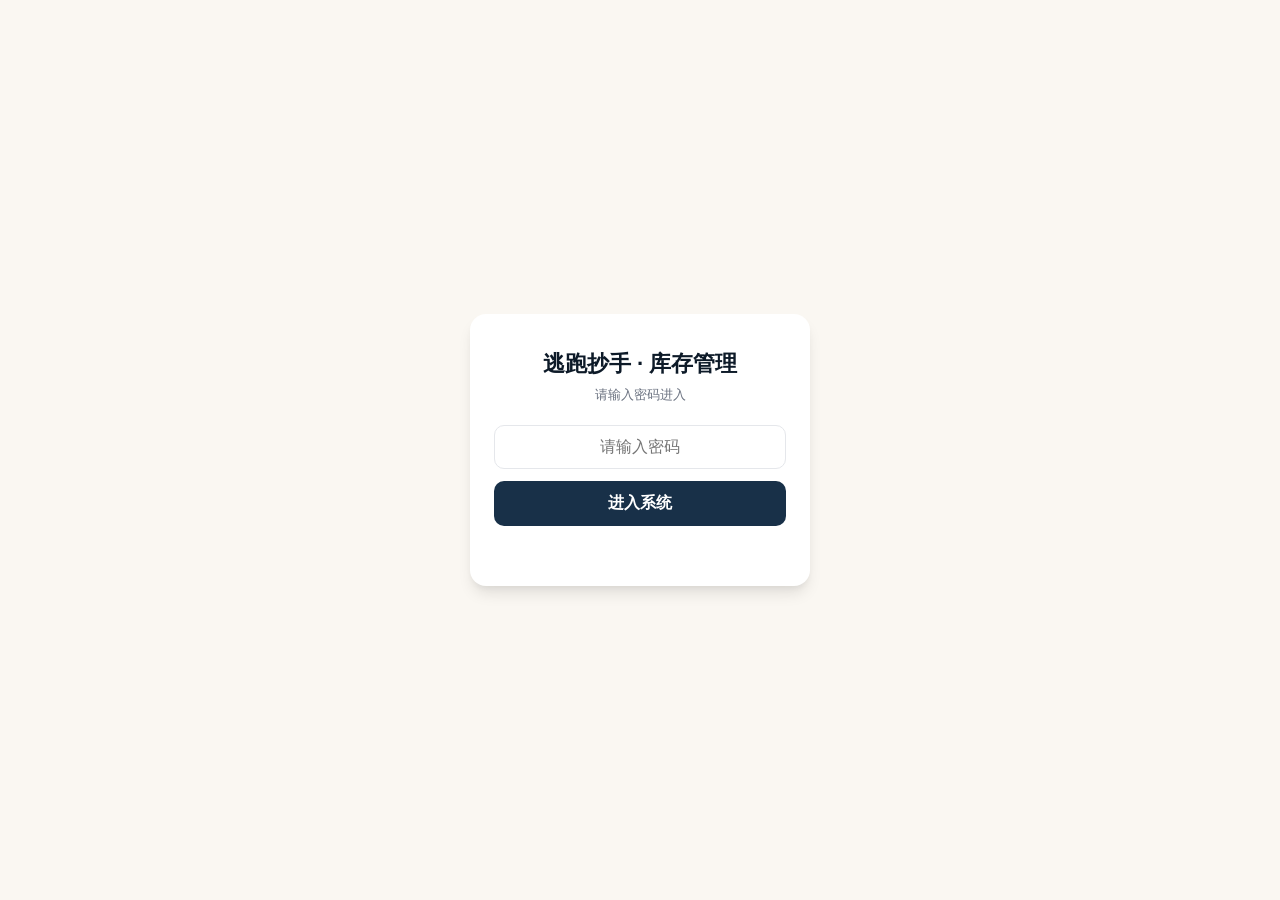
<file: index.html>
<!DOCTYPE html>
<html lang="zh-CN">
<head>
  <meta charset="UTF-8">
  <meta name="viewport" content="width=device-width, initial-scale=1.0">
  <title>逃跑抄手 · 库存管理</title>
  <link rel="stylesheet" href="style.css?v=6">
</head>
<body>
  <!-- 登录遮罩 -->
  <div class="login-overlay" id="loginOverlay">
    <div class="login-card">
      <h2>逃跑抄手 · 库存管理</h2>
      <p class="login-sub">请输入密码进入</p>
      <input type="password" id="loginPwd" placeholder="请输入密码" autocomplete="off">
      <button class="login-btn" id="loginBtn">进入系统</button>
      <div class="login-error" id="loginError"></div>
    </div>
  </div>

  <div class="container">
    <header class="header">
      <img src="logo.png" alt="逃跑抄手" class="store-logo">
      <h1>逃跑抄手 · 库存管理</h1>
    </header>

    <div class="stats-row">
      <div class="stat-card stat-total"><div class="stat-num" id="statTotal">0</div><div class="stat-label">食材种类</div></div>
      <div class="stat-card stat-normal"><div class="stat-num" id="statNormal">0</div><div class="stat-label">库存正常</div></div>
      <div class="stat-card stat-low"><div class="stat-num" id="statLow">0</div><div class="stat-label">库存偏低</div></div>
      <div class="stat-card stat-empty"><div class="stat-num" id="statEmpty">0</div><div class="stat-label">已缺货</div></div>
    </div>

    <div class="filter-bar">
      <input type="text" class="search-input" id="searchInput" placeholder="搜索食材名称...">
      <select class="category-select" id="categorySelect"><option value="">全部分类</option></select>
    </div>

    <div class="inventory-list" id="inventoryList"><div class="empty-state">加载中...</div></div>

    <div class="logs-section" id="logsSection">
      <div class="logs-header" id="logsToggle">
        <h3>最近操作记录</h3>
        <span class="logs-toggle">&#9660;</span>
      </div>
      <div class="logs-list" id="logsList"><div class="log-empty">暂无操作记录</div></div>
    </div>
  </div>

  <button class="fab" id="fabAdd" title="新增食材">+</button>

  <!-- 弹窗（与本地版相同） -->
  <div class="modal-overlay" id="modalOverlay">
    <div class="modal">
      <div class="modal-header"><h3 id="modalTitle">出入库操作</h3><button class="modal-close" id="modalClose">&times;</button></div>
      <div class="modal-body">
        <div class="mode-tabs" id="modeTabs">
          <button class="mode-tab active" data-mode="stock">出入库</button>
          <button class="mode-tab" data-mode="edit">编辑信息</button>
        </div>
        <div class="modal-item-info" id="modalItemInfo"></div>
        <div class="mode-panel" id="panelStock">
          <div class="tab-buttons">
            <button class="tab-btn active" data-tab="in">入库</button>
            <button class="tab-btn" data-tab="out">出库</button>
          </div>
          <div class="form-group"><label>数量</label><div class="quantity-input-row"><input type="number" class="quantity-input" id="quantityInput" placeholder="请输入数量" min="0.1" step="0.1"><span class="unit-label" id="unitLabel"></span></div></div>
          <div class="form-group"><label>操作人</label><input type="text" class="operator-input" id="operatorInput" placeholder="请输入姓名"></div>
          <div class="form-group"><label>备注（选填）</label><input type="text" class="note-input" id="noteInput" placeholder="如：从供应商采购"></div>
          <div class="quick-btns"><span class="quick-label">快捷数量：</span><button class="quick-btn" data-qty="1">1</button><button class="quick-btn" data-qty="5">5</button><button class="quick-btn" data-qty="10">10</button><button class="quick-btn" data-qty="20">20</button></div>
        </div>
        <div class="mode-panel" id="panelEdit" style="display:none;">
          <div class="form-group"><label>名称 <span class="required">*</span></label><input type="text" class="form-input" id="editName" placeholder="食材名称"></div>
          <div class="form-group"><label>分类 <span class="required">*</span></label><select class="form-input" id="editCategory"><option value="">请选择分类</option></select></div>
          <div class="form-group"><label>单位 <span class="required">*</span></label><input type="text" class="form-input" id="editUnit" placeholder="如：斤、瓶、袋"></div>
          <div class="form-group"><label>最低库存阈值</label><input type="number" class="form-input" id="editThreshold" placeholder="低于此值将预警" min="0" step="0.1"></div>
          <button class="btn-delete" id="btnDelete">删除此食材</button>
        </div>
        <button class="btn-submit" id="btnSubmit">确认入库</button>
        <div class="modal-error" id="modalError"></div>
      </div>
    </div>
  </div>

  <div class="modal-overlay" id="confirmOverlay">
    <div class="modal modal-confirm">
      <div class="modal-header"><h3>确认删除</h3><button class="modal-close" id="confirmClose">&times;</button></div>
      <div class="modal-body">
        <p class="confirm-text" id="confirmText"></p>
        <div class="confirm-buttons"><button class="btn-cancel" id="btnCancel">取消</button><button class="btn-danger" id="btnConfirmDelete">确认删除</button></div>
      </div>
    </div>
  </div>

  <div class="toast" id="toast"></div>

  <nav class="bottom-nav">
    <a href="./" class="nav-item active"><span class="nav-icon">📦</span><span class="nav-label">库存管理</span></a>
    <a href="shifts.html" class="nav-item"><span class="nav-icon">👥</span><span class="nav-label">班次职责</span></a>
    <a href="placement.html" class="nav-item"><span class="nav-icon">📋</span><span class="nav-label">摆放规范</span></a>
  </nav>

  <script src="supabase-client.js"></script>
    <script src="app.js?v=2"></script>
</body>
</html>
</file>
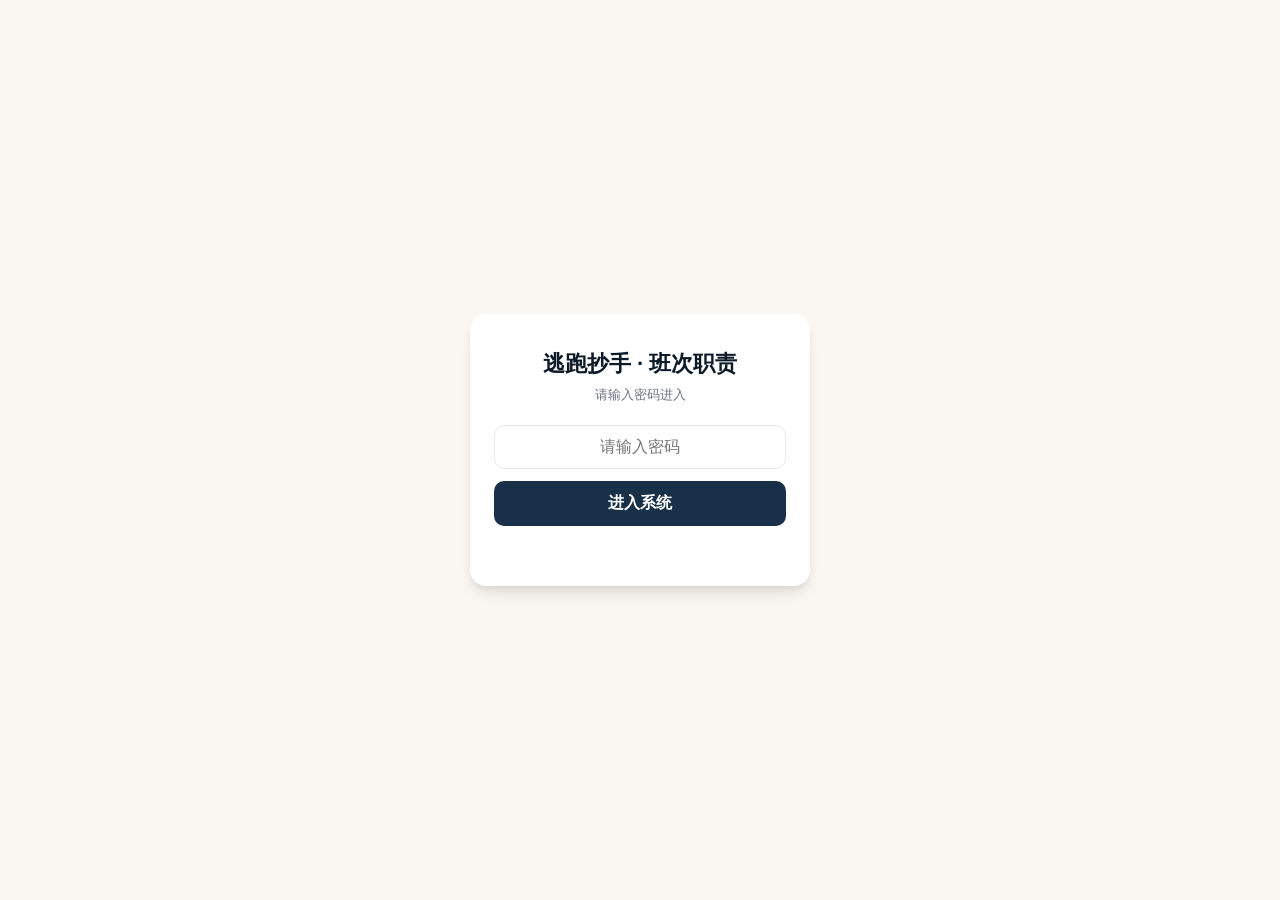
<file: shifts.html>
<!DOCTYPE html>
<html lang="zh-CN">
<head>
  <meta charset="UTF-8">
  <meta name="viewport" content="width=device-width, initial-scale=1.0">
  <title>逃跑抄手 · 班次职责</title>
  <link rel="stylesheet" href="style.css?v=6">
</head>
<body>
  <!-- 登录遮罩 -->
  <div class="login-overlay" id="loginOverlay">
    <div class="login-card">
      <h2>逃跑抄手 · 班次职责</h2>
      <p class="login-sub">请输入密码进入</p>
      <input type="password" id="loginPwd" placeholder="请输入密码" autocomplete="off">
      <button class="login-btn" id="loginBtn">进入系统</button>
      <div class="login-error" id="loginError"></div>
    </div>
  </div>

  <div class="container">
    <header class="header">
      <h1>逃跑抄手 · 班次职责</h1>
      <p class="subtitle">各时段岗位分工，员工扫码即可查看</p>
    </header>

    <div class="shifts-list" id="shiftsList"><div class="empty-state">加载中...</div></div>
  </div>

  <nav class="bottom-nav">
    <a href="./" class="nav-item"><span class="nav-icon">📦</span><span class="nav-label">库存管理</span></a>
    <a href="shifts.html" class="nav-item active"><span class="nav-icon">👥</span><span class="nav-label">班次职责</span></a>
    <a href="placement.html" class="nav-item"><span class="nav-icon">📋</span><span class="nav-label">摆放规范</span></a>
  </nav>

  <button class="fab" id="fabAdd">+</button>

  <!-- 班次弹窗 -->
  <div class="modal-overlay" id="shiftModal">
    <div class="modal">
      <div class="modal-header"><h3 id="shiftModalTitle">新增班次</h3><button class="modal-close" id="shiftModalClose">&times;</button></div>
      <div class="modal-body">
        <div class="form-group"><label>班次名称 <span class="required">*</span></label><input type="text" class="form-input" id="shiftName" placeholder="如：早班"></div>
        <div class="form-group"><label>时间范围</label><input type="text" class="form-input" id="shiftTime" placeholder="如：06:00 - 14:00"></div>
        <button class="btn-submit type-save" id="btnSaveShift">保存</button>
        <div class="modal-error" id="shiftModalError"></div>
      </div>
    </div>
  </div>

  <!-- 职责弹窗 -->
  <div class="modal-overlay" id="dutyModal">
    <div class="modal">
      <div class="modal-header"><h3 id="dutyModalTitle">新增职责</h3><button class="modal-close" id="dutyModalClose">&times;</button></div>
      <div class="modal-body">
        <div class="form-group"><label>岗位名称 <span class="required">*</span></label><input type="text" class="form-input" id="dutyRole" placeholder="如：主厨、服务员"></div>
        <div class="form-group"><label>具体职责 <span class="required">*</span></label><textarea class="form-textarea" id="dutyText" rows="8" placeholder="每行一条职责"></textarea><span class="form-hint">每行一条职责，建议用序号开头</span></div>
        <button class="btn-submit type-save" id="btnSaveDuty">保存</button>
        <button class="btn-delete" id="btnDeleteDuty" style="display:none;">删除此职责</button>
        <div class="modal-error" id="dutyModalError"></div>
      </div>
    </div>
  </div>

  <!-- 确认弹窗 -->
  <div class="modal-overlay" id="confirmOverlay">
    <div class="modal modal-confirm">
      <div class="modal-header"><h3>确认删除</h3><button class="modal-close" id="confirmClose">&times;</button></div>
      <div class="modal-body">
        <p class="confirm-text" id="confirmText"></p>
        <div class="confirm-buttons"><button class="btn-cancel" id="btnCancel">取消</button><button class="btn-danger" id="btnConfirmDelete">确认删除</button></div>
      </div>
    </div>
  </div>

  <div class="toast" id="toast"></div>

  <script src="supabase-client.js"></script>
  <script src="shifts.js"></script>
</body>
</html>
</file>
<file: style.css>
/* ========== 基础样式 ========== */
*, *::before, *::after { box-sizing: border-box; margin: 0; padding: 0; }

:root {
  --primary: #183048;
  --primary-dark: #0d1a28;
  --brand: #183048;
  --success: #10b981;
  --warning: #f59e0b;
  --danger: #ef4444;
  --bg: #faf7f2;
  --card-bg: #ffffff;
  --text: #1f2937;
  --text-secondary: #6b7280;
  --border: #e5e7eb;
  --radius: 12px;
  --shadow: 0 1px 3px rgba(0,0,0,0.08), 0 1px 2px rgba(0,0,0,0.06);
  --shadow-lg: 0 10px 15px -3px rgba(0,0,0,0.1), 0 4px 6px -2px rgba(0,0,0,0.05);
}

body {
  font-family: -apple-system, BlinkMacSystemFont, "Segoe UI", "PingFang SC", "Hiragino Sans GB", "Microsoft YaHei", sans-serif;
  background: var(--bg);
  color: var(--text);
  line-height: 1.6;
  -webkit-tap-highlight-color: transparent;
}

.container {
  max-width: 768px;
  margin: 0 auto;
  padding: 0;
}

/* ========== 头部 ========== */
.header {
  background: #183048;
  text-align: center;
  padding: 18px 16px 14px;
}
.store-logo {
  width: 72px;
  height: 72px;
  border-radius: 50%;
  object-fit: cover;
  border: 2px solid rgba(255,255,255,0.2);
  margin-bottom: 6px;
}
.header h1 {
  font-size: 18px;
  font-weight: 700;
  color: #ffffff;
}

/* 内容区域恢复 padding */
.stats-row, .filter-bar, .inventory-list, .logs-section {
  margin-left: 16px;
  margin-right: 16px;
}

/* ========== 统计卡片 ========== */
.stats-row {
  display: grid;
  grid-template-columns: repeat(4, 1fr);
  gap: 8px;
  margin: 10px 0;
}
.stat-card {
  background: var(--card-bg);
  border-radius: 8px;
  padding: 10px 6px;
  text-align: center;
  box-shadow: var(--shadow);
  cursor: pointer;
  transition: transform 0.15s, box-shadow 0.15s;
}
.stat-num {
  font-size: 22px;
  font-weight: 700;
  line-height: 1.2;
}
.stat-label {
  font-size: 11px;
  color: var(--text-secondary);
}
.stat-total .stat-num { color: #3b82f6; }
.stat-normal .stat-num { color: var(--success); }
.stat-low .stat-num { color: var(--warning); }
.stat-empty .stat-num { color: var(--danger); }

/* ========== 筛选栏 ========== */
.filter-bar {
  display: flex;
  gap: 8px;
  margin-bottom: 16px;
}
.search-input {
  flex: 1;
  padding: 10px 14px;
  border: 1px solid var(--border);
  border-radius: var(--radius);
  font-size: 15px;
  background: var(--card-bg);
  outline: none;
  transition: border-color 0.2s;
}
.search-input:focus { border-color: var(--primary); }
.category-select {
  padding: 10px 14px;
  border: 1px solid var(--border);
  border-radius: var(--radius);
  font-size: 15px;
  background: var(--card-bg);
  outline: none;
  color: var(--text);
  min-width: 100px;
}

/* ========== 库存列表 ========== */
.inventory-list {
  display: flex;
  flex-direction: column;
  gap: 4px;
}
.empty-state {
  text-align: center;
  padding: 40px;
  color: var(--text-secondary);
}

/* 库存卡片（手机端） */
.item-card {
  background: var(--card-bg);
  border-radius: 8px;
  box-shadow: var(--shadow);
  cursor: pointer;
  display: flex;
  align-items: center;
  overflow: hidden;
  height: 40px;
}
.item-card:active { background: #f9fafb; }

.item-status-bar {
  width: 3px;
  height: 100%;
  flex-shrink: 0;
}
.status-normal { background: var(--success); }
.status-low { background: var(--warning); }
.status-empty { background: var(--danger); }

.item-name {
  flex: 1;
  min-width: 0;
  font-size: 14px;
  font-weight: 600;
  padding: 0 12px;
  white-space: nowrap;
  overflow: hidden;
  text-overflow: ellipsis;
}
.item-stock {
  flex-shrink: 0;
  padding-right: 14px;
  font-size: 14px;
  font-weight: 700;
  white-space: nowrap;
}
.item-stock small {
  font-size: 11px;
  color: var(--text-secondary);
  font-weight: 400;
}

/* 桌面端表格 */
@media (min-width: 640px) {
  .inventory-list { gap: 0; }
  .item-card {
    border-radius: 0;
    box-shadow: none;
    border-bottom: 1px solid var(--border);
  }
  .item-card:first-child { border-radius: var(--radius) var(--radius) 0 0; }
  .item-card:last-child { border-radius: 0 0 var(--radius) var(--radius); border-bottom: none; }
  .item-card:hover { box-shadow: none; background: #fefce8; }
}

/* ========== 弹窗 ========== */
.modal-overlay {
  display: none;
  position: fixed;
  inset: 0;
  background: rgba(0,0,0,0.5);
  z-index: 100;
  justify-content: center;
  align-items: flex-end;
}
.modal-overlay.active { display: flex; }
.modal {
  background: #fff;
  border-radius: 20px 20px 0 0;
  width: 100%;
  max-width: 500px;
  max-height: 85vh;
  overflow-y: auto;
  animation: slideUp 0.25s ease-out;
}
@keyframes slideUp {
  from { transform: translateY(100%); }
  to { transform: translateY(0); }
}
.modal-header {
  display: flex;
  justify-content: space-between;
  align-items: center;
  padding: 16px 20px;
  border-bottom: 1px solid var(--border);
  position: sticky;
  top: 0;
  background: #fff;
  border-radius: 20px 20px 0 0;
}
.modal-header h3 { font-size: 17px; }
.modal-close {
  width: 32px; height: 32px;
  border: none; background: #f3f4f6;
  border-radius: 50%; font-size: 18px;
  cursor: pointer; display: flex;
  align-items: center; justify-content: center;
  color: var(--text-secondary);
}
.modal-body { padding: 16px; }
.modal-item-info {
  background: #f9fafb;
  border-radius: 8px;
  padding: 8px 12px;
  margin-bottom: 12px;
  font-size: 13px;
}
.modal-item-info .info-row {
  display: flex;
  justify-content: space-between;
  margin-bottom: 2px;
}
.modal-item-info .info-row:last-child { margin-bottom: 0; }
.modal-item-info .info-label { color: var(--text-secondary); }

.tab-buttons {
  display: flex;
  gap: 8px;
  margin-bottom: 12px;
}
.tab-btn {
  flex: 1;
  padding: 8px;
  border: 2px solid var(--border);
  border-radius: 8px;
  background: #fff;
  font-size: 14px;
  cursor: pointer;
  transition: all 0.2s;
}
.tab-btn.active {
  border-color: var(--primary);
  background: #e8ecf0;
  color: var(--primary-dark);
  font-weight: 600;
}

.form-group {
  margin-bottom: 10px;
}
.form-group label {
  display: block;
  font-size: 12px;
  color: var(--text-secondary);
  margin-bottom: 2px;
}
.quantity-input-row {
  display: flex;
  gap: 8px;
  align-items: center;
}
.quantity-input, .operator-input, .note-input {
  width: 100%;
  padding: 8px 12px;
  border: 1px solid var(--border);
  border-radius: 8px;
  font-size: 15px;
  outline: none;
}
.quantity-input:focus, .operator-input:focus, .note-input:focus {
  border-color: var(--primary);
}
.unit-label {
  font-size: 14px;
  color: var(--text-secondary);
  flex-shrink: 0;
}

.quick-btns {
  display: flex;
  gap: 4px;
  align-items: center;
  flex-wrap: wrap;
  margin-bottom: 10px;
}
.quick-label { font-size: 12px; color: var(--text-secondary); }
.quick-btn {
  padding: 4px 10px;
  border: 1px solid var(--border);
  border-radius: 6px;
  background: #fff;
  font-size: 13px;
  cursor: pointer;
}
.quick-btn:hover { background: #e8ecf0; border-color: var(--primary); }

.btn-submit {
  width: 100%;
  padding: 12px;
  border: none;
  border-radius: 8px;
  font-size: 16px;
  font-weight: 600;
  cursor: pointer;
  color: #fff;
}
.btn-submit:active { opacity: 0.8; }
.btn-submit.type-in { background: var(--success); }
.btn-submit.type-out { background: var(--danger); }

.modal-error {
  color: var(--danger);
  font-size: 13px;
  text-align: center;
  margin-top: 10px;
  min-height: 20px;
}

/* ========== 操作记录 ========== */
.logs-section {
  margin-top: 16px;
  padding-top: 12px;
  border-top: 1px solid var(--border);
}
.logs-header {
  display: flex;
  align-items: center;
  justify-content: space-between;
  cursor: pointer;
  user-select: none;
  padding: 4px 0;
}
.logs-section h3 {
  font-size: 15px;
}
.logs-toggle {
  font-size: 13px;
  color: var(--text-secondary);
  transition: transform 0.2s;
}
.logs-section.collapsed .logs-toggle { transform: rotate(-90deg); }
.logs-section.collapsed .logs-list { display: none; }
.logs-list {
  display: flex;
  flex-direction: column;
  gap: 6px;
}
.log-item {
  display: flex;
  align-items: center;
  gap: 10px;
  padding: 10px 12px;
  background: var(--card-bg);
  border-radius: 8px;
  box-shadow: var(--shadow);
  font-size: 13px;
}
.log-type {
  padding: 2px 8px;
  border-radius: 4px;
  font-weight: 600;
  font-size: 12px;
  flex-shrink: 0;
}
.log-type-in { background: #d1fae5; color: #065f46; }
.log-type-out { background: #fee2e2; color: #991b1b; }
.log-info { flex: 1; }
.log-name { font-weight: 600; }
.log-detail { color: var(--text-secondary); font-size: 12px; }
.log-time {
  font-size: 12px;
  color: var(--text-secondary);
  flex-shrink: 0;
}
.log-empty {
  text-align: center;
  padding: 20px;
  color: var(--text-secondary);
  font-size: 14px;
}

/* ========== Toast ========== */
.toast {
  position: fixed;
  top: 20px;
  left: 50%;
  transform: translateX(-50%);
  background: #1f2937;
  color: #fff;
  padding: 12px 24px;
  border-radius: 8px;
  font-size: 14px;
  z-index: 200;
  opacity: 0;
  transition: opacity 0.3s;
  pointer-events: none;
}
.toast.show { opacity: 1; }
.toast.success { background: var(--success); }
.toast.error { background: var(--danger); }

/* ========== 浮动按钮 FAB ========== */
.fab {
  position: fixed;
  bottom: 80px;
  right: 24px;
  width: 56px;
  height: 56px;
  border-radius: 50%;
  border: none;
  background: var(--primary);
  color: #fff;
  font-size: 30px;
  font-weight: 300;
  cursor: pointer;
  box-shadow: 0 4px 12px rgba(24, 48, 72, 0.4);
  z-index: 50;
  display: flex;
  align-items: center;
  justify-content: center;
  transition: transform 0.2s, box-shadow 0.2s;
  line-height: 1;
}
.fab:active { transform: scale(0.92); }

/* ========== 模式切换标签 ========== */
.mode-tabs {
  display: flex;
  gap: 0;
  margin-bottom: 16px;
  background: #f3f4f6;
  border-radius: 8px;
  padding: 3px;
}
.mode-tab {
  flex: 1;
  padding: 8px;
  border: none;
  border-radius: 6px;
  background: transparent;
  font-size: 13px;
  cursor: pointer;
  color: var(--text-secondary);
  transition: all 0.2s;
}
.mode-tab.active {
  background: #fff;
  color: var(--text);
  font-weight: 600;
  box-shadow: 0 1px 2px rgba(0,0,0,0.06);
}
.mode-panel { animation: fadeIn 0.2s ease-out; }
@keyframes fadeIn {
  from { opacity: 0; transform: translateY(6px); }
  to { opacity: 1; transform: translateY(0); }
}

/* ========== 编辑表单 ========== */
.form-input {
  width: 100%;
  padding: 10px 14px;
  border: 1px solid var(--border);
  border-radius: 8px;
  font-size: 16px;
  outline: none;
  transition: border-color 0.2s;
  background: #fff;
  color: var(--text);
  -webkit-appearance: none;
  appearance: none;
}
select.form-input {
  background-image: url("data:image/svg+xml,%3Csvg xmlns='http://www.w3.org/2000/svg' width='12' height='12' viewBox='0 0 12 12'%3E%3Cpath fill='%236b7280' d='M6 8L1 3h10z'/%3E%3C/svg%3E");
  background-repeat: no-repeat;
  background-position: right 12px center;
  padding-right: 32px;
}
.form-input:focus { border-color: var(--primary); }
.required { color: var(--danger); }
.category-input-row { position: relative; }

.btn-delete {
  display: block;
  width: 100%;
  padding: 12px;
  margin-top: 8px;
  border: 1px solid #fecaca;
  border-radius: 8px;
  background: #fff;
  color: var(--danger);
  font-size: 14px;
  cursor: pointer;
  transition: all 0.2s;
}
.btn-delete:hover { background: #fef2f2; }
.btn-delete:active { background: #fee2e2; }

/* 提交按钮不同状态 */
.btn-submit.type-save { background: var(--primary); }

/* ========== 确认弹窗 ========== */
.modal-confirm {
  max-width: 340px;
  border-radius: 16px;
}
.modal-confirm .modal-header { border-bottom: none; padding-bottom: 0; }
.modal-confirm .modal-header h3 { font-size: 16px; color: var(--danger); }
.confirm-text {
  font-size: 14px;
  color: var(--text-secondary);
  text-align: center;
  margin-bottom: 16px;
  line-height: 1.6;
}
.confirm-buttons {
  display: flex;
  gap: 10px;
}
.btn-cancel, .btn-danger {
  flex: 1;
  padding: 12px;
  border: none;
  border-radius: 8px;
  font-size: 15px;
  font-weight: 600;
  cursor: pointer;
}
.btn-cancel {
  background: #f3f4f6;
  color: var(--text);
}
.btn-danger {
  background: var(--danger);
  color: #fff;
}
.btn-cancel:active, .btn-danger:active { opacity: 0.8; }

/* 桌面端确认弹窗居中 */
@media (min-width: 640px) {
  .modal-confirm {
    border-radius: 16px;
    margin: auto;
  }
  .modal-overlay.active:has(.modal-confirm) {
    align-items: center;
  }
}

/* ========== 班次页面 ========== */
.shifts-list {
  display: flex;
  flex-direction: column;
  gap: 16px;
  padding-bottom: 80px; /* 给底部导航留空间 */
}

/* 班次卡片 */
.shift-card {
  background: var(--card-bg);
  border-radius: var(--radius);
  box-shadow: var(--shadow);
  overflow: hidden;
}
.shift-card-header {
  display: flex;
  align-items: center;
  justify-content: space-between;
  padding: 14px 16px;
  cursor: pointer;
  user-select: none;
  border-bottom: 1px solid transparent;
  transition: background 0.15s;
}
.shift-card-header:active { background: #f9fafb; }
.shift-card.open .shift-card-header { border-bottom-color: var(--border); }
.shift-card-title {
  font-size: 17px;
  font-weight: 700;
}
.shift-card-time {
  font-size: 13px;
  color: var(--text-secondary);
  margin-left: 8px;
}
.shift-card-meta {
  display: flex;
  align-items: center;
  gap: 10px;
  font-size: 12px;
  color: var(--text-secondary);
}
.shift-card-arrow {
  font-size: 12px;
  color: var(--text-secondary);
  transition: transform 0.2s;
}
.shift-card.open .shift-card-arrow { transform: rotate(180deg); }

/* 班次操作按钮 */
.shift-actions {
  display: flex;
  gap: 4px;
}
.btn-icon {
  width: 32px; height: 32px;
  border: none; background: transparent;
  border-radius: 6px; font-size: 14px;
  cursor: pointer; display: flex;
  align-items: center; justify-content: center;
  color: var(--text-secondary);
}
.btn-icon:hover { background: #f3f4f6; }
.btn-icon.danger { color: var(--danger); }
.btn-icon.danger:hover { background: #fef2f2; }

/* 职责区域 */
.shift-duties {
  display: none;
  padding: 12px 16px 16px;
}
.shift-card.open .shift-duties { display: block; }
.duty-empty {
  text-align: center;
  color: var(--text-secondary);
  font-size: 13px;
  padding: 12px;
}

/* 职责卡片 */
.duty-card {
  background: #f9fafb;
  border-radius: 8px;
  padding: 12px 14px;
  margin-bottom: 10px;
  position: relative;
}
.duty-card:last-child { margin-bottom: 0; }
.duty-role {
  font-size: 15px;
  font-weight: 700;
  color: var(--primary-dark);
  margin-bottom: 6px;
  display: flex;
  align-items: center;
  justify-content: space-between;
}
.duty-text {
  font-size: 14px;
  color: var(--text);
  line-height: 1.8;
  white-space: pre-line;
}
.duty-actions {
  display: flex;
  gap: 2px;
}
.duty-actions .btn-icon { width: 28px; height: 28px; font-size: 12px; }

/* 班次底部新增职责按钮 */
.shift-add-duty {
  display: block;
  width: 100%;
  padding: 10px;
  border: 1px dashed var(--border);
  border-radius: 8px;
  background: transparent;
  color: var(--text-secondary);
  font-size: 13px;
  cursor: pointer;
  margin-top: 4px;
}
.shift-add-duty:hover { border-color: var(--primary); color: var(--primary); }

/* 编辑弹窗 textarea */
.form-textarea {
  width: 100%;
  padding: 10px 14px;
  border: 1px solid var(--border);
  border-radius: 8px;
  font-size: 15px;
  font-family: inherit;
  line-height: 1.8;
  outline: none;
  resize: vertical;
  transition: border-color 0.2s;
}
.form-textarea:focus { border-color: var(--primary); }
.form-hint {
  display: block;
  font-size: 12px;
  color: var(--text-secondary);
  margin-top: 4px;
}

/* ========== 底部导航 ========== */
.bottom-nav {
  position: fixed;
  bottom: 0; left: 0; right: 0;
  background: var(--card-bg);
  border-top: 1px solid var(--border);
  display: flex;
  z-index: 50;
  padding-bottom: env(safe-area-inset-bottom);
}
.nav-item {
  flex: 1;
  display: flex;
  flex-direction: column;
  align-items: center;
  padding: 8px;
  text-decoration: none;
  color: var(--text-secondary);
  font-size: 11px;
  transition: color 0.15s;
}
.nav-item.active { color: var(--primary-dark); }
.nav-icon { font-size: 20px; margin-bottom: 2px; }
.nav-label { font-size: 11px; }

/* 库存管理页面也加底部导航 */
.inventory-list { padding-bottom: 80px; }

/* ========== 登录页 ========== */
.login-overlay {
  position: fixed;
  inset: 0;
  background: var(--bg);
  display: flex;
  align-items: center;
  justify-content: center;
  z-index: 999;
  padding: 20px;
}
.login-card {
  background: #fff;
  border-radius: 16px;
  padding: 32px 24px;
  box-shadow: var(--shadow-lg);
  width: 100%;
  max-width: 340px;
  text-align: center;
}
.login-card h2 { font-size: 22px; margin-bottom: 4px; color: var(--primary-dark); }
.login-card .login-sub { font-size: 13px; color: var(--text-secondary); margin-bottom: 20px; }
.login-card input {
  width: 100%;
  padding: 12px 16px;
  border: 1px solid var(--border);
  border-radius: 10px;
  font-size: 16px;
  text-align: center;
  outline: none;
  margin-bottom: 12px;
}
.login-card input:focus { border-color: var(--primary); }
.login-card .login-btn {
  width: 100%;
  padding: 12px;
  border: none;
  border-radius: 10px;
  background: var(--primary);
  color: #fff;
  font-size: 16px;
  font-weight: 600;
  cursor: pointer;
}
.login-card .login-btn:active { opacity: 0.8; }
.login-error { color: var(--danger); font-size: 13px; margin-top: 8px; min-height: 20px; }

/* ========== 摆放规范页 ========== */
.placement-grid {
  display: grid;
  grid-template-columns: repeat(2, 1fr);
  gap: 12px;
  padding-bottom: 80px;
}
@media (max-width: 400px) {
  .placement-grid { grid-template-columns: 1fr; }
}

.placement-card {
  background: var(--card-bg);
  border-radius: var(--radius);
  box-shadow: var(--shadow);
  overflow: hidden;
}
.placement-img-wrap {
  width: 100%;
  aspect-ratio: 1 / 1;
  overflow: hidden;
  background: #f3f4f6;
  cursor: pointer;
}
.placement-img {
  width: 100%;
  height: 100%;
  object-fit: cover;
  transition: transform 0.2s;
}
.placement-img-wrap:hover .placement-img { transform: scale(1.05); }
.placement-info { padding: 12px; }
.placement-title-row {
  display: flex;
  align-items: center;
  justify-content: space-between;
  gap: 4px;
}
.placement-title {
  font-size: 14px;
  font-weight: 600;
  flex: 1;
}
.placement-area {
  font-size: 12px;
  color: var(--primary);
  margin-top: 4px;
}
.placement-desc {
  font-size: 12px;
  color: var(--text-secondary);
  margin-top: 4px;
  line-height: 1.5;
  display: -webkit-box;
  -webkit-line-clamp: 2;
  -webkit-box-orient: vertical;
  overflow: hidden;
}
.placement-actions { display: flex; gap: 2px; }
.placement-actions .btn-icon { width: 28px; height: 28px; font-size: 12px; }

/* 上传区域 */
.upload-area {
  border: 2px dashed var(--border);
  border-radius: 8px;
  cursor: pointer;
  overflow: hidden;
  transition: border-color 0.2s;
}
.upload-area:hover { border-color: var(--primary); }
.upload-placeholder {
  display: flex;
  align-items: center;
  justify-content: center;
  height: 120px;
  color: var(--text-secondary);
  font-size: 14px;
}
.upload-preview {
  width: 100%;
  max-height: 200px;
  object-fit: contain;
  display: block;
}

/* 图片全屏预览 */
.preview-wrapper {
  position: relative;
  width: 100%;
  height: 100%;
  display: flex;
  align-items: center;
  justify-content: center;
}
.preview-img {
  max-width: 95vw;
  max-height: 90vh;
  object-fit: contain;
  border-radius: 8px;
}
.preview-close {
  position: absolute;
  top: 20px;
  right: 20px;
  width: 40px; height: 40px;
  border: none; background: rgba(0,0,0,0.6);
  color: #fff; border-radius: 50%;
  font-size: 24px; cursor: pointer; z-index: 10;
  display: flex; align-items: center; justify-content: center;
}

/* ========== 响应式 ========== */
@media (max-width: 400px) {
  .stats-row { grid-template-columns: repeat(2, 1fr); }
  .header h1 { font-size: 20px; }
}
</file>
